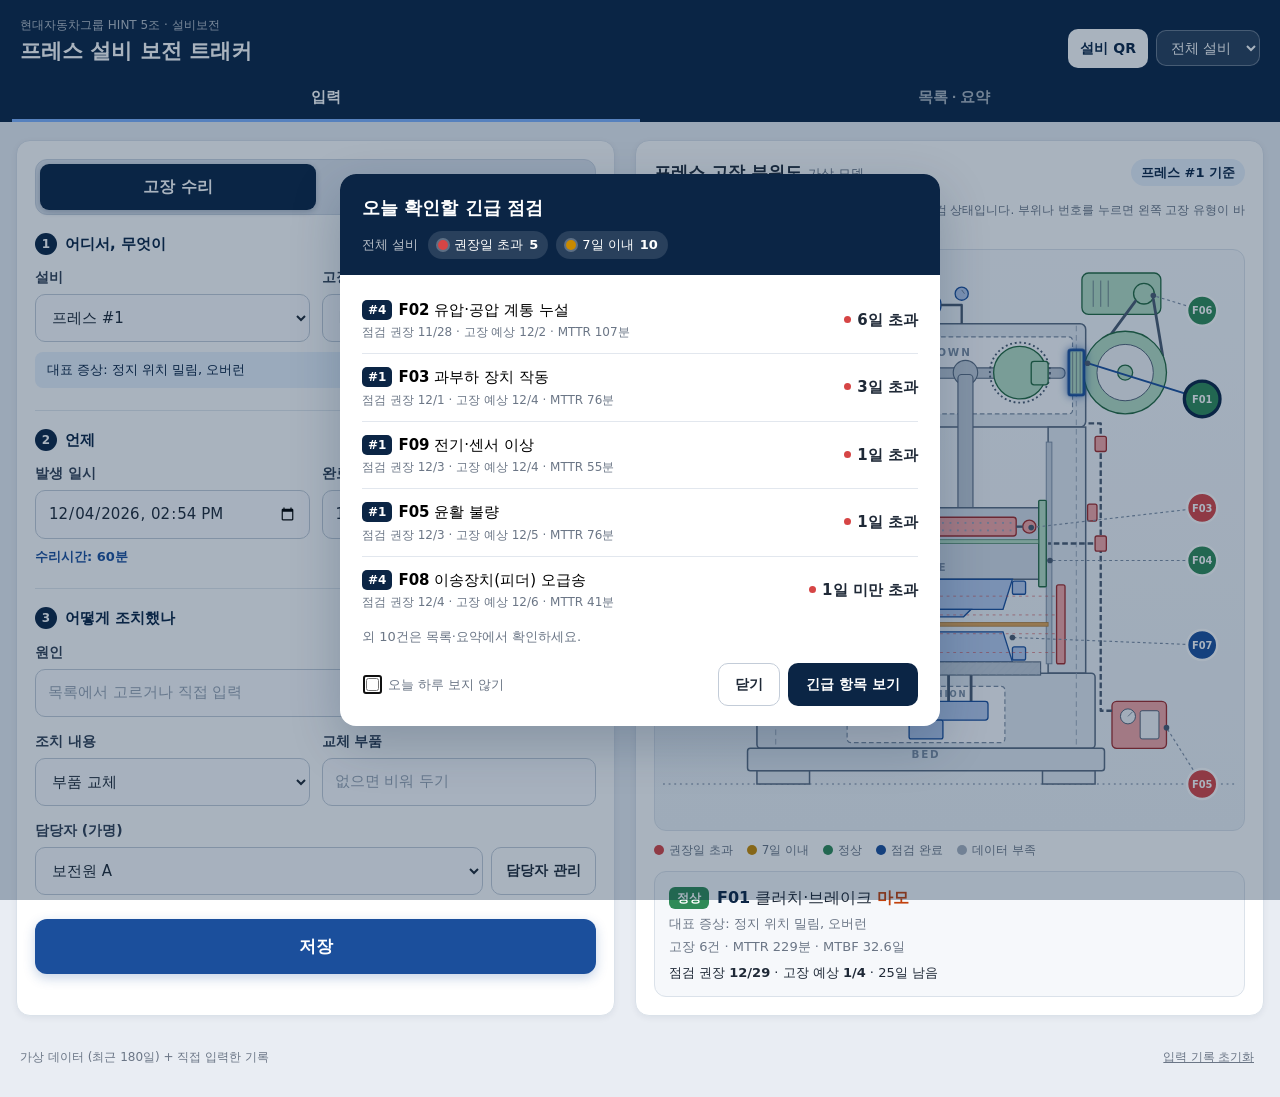
<file: press-tracker/index.html>
<!DOCTYPE html>
<html lang="ko">
<head>
  <meta charset="UTF-8" />
  <meta name="viewport" content="width=device-width, initial-scale=1" />
  <title>현대자동차그룹 HINT 5조 · 프레스 설비 보전 트래커</title>
  <link rel="stylesheet" href="style.css?v=12" />
  <script type="importmap">
    {
      "imports": {
        "three": "https://cdn.jsdelivr.net/npm/three@0.160.0/build/three.module.js",
        "three/addons/": "https://cdn.jsdelivr.net/npm/three@0.160.0/examples/jsm/"
      }
    }
  </script>
</head>
<body>
  <header class="top">
    <div class="top-inner">
      <div>
        <p class="eyebrow">현대자동차그룹 HINT 5조 · 설비보전</p>
        <h1>프레스 설비 보전 트래커</h1>
      </div>
      <div class="top-actions">
        <button type="button" id="qrBtn" class="qr-btn" aria-haspopup="dialog">설비 QR</button>
        <select id="eqFilter" aria-label="설비 선택"></select>
      </div>
    </div>
    <nav class="tabs" role="tablist">
      <button role="tab" data-tab="input" class="active">입력</button>
      <button role="tab" data-tab="board">목록 · 요약</button>
    </nav>
  </header>

  <main>
    <!-- 화면 1. 입력 폼 -->
    <section id="tab-input" class="tab-panel active">
      <div class="input-split">
      <form id="recForm" class="card form" novalidate>
        <div class="seg" role="radiogroup" aria-label="구분">
          <label><input type="radio" name="kind" value="repair" checked /><span>고장 수리</span></label>
          <label><input type="radio" name="kind" value="inspect" /><span>예방 점검</span></label>
        </div>

        <h3 class="form-sec"><span>1</span>어디서, 무엇이</h3>
        <div class="row">
          <label>설비
            <select name="eq"></select>
          </label>
          <label><span data-k="typeLabel">고장 유형</span>
            <select name="type"></select>
          </label>
        </div>
        <p id="typeHint" class="hint"></p>

        <h3 class="form-sec"><span>2</span>언제</h3>
        <div class="row">
          <label><span data-k="startLabel">발생 일시</span>
            <input type="datetime-local" name="start" required />
          </label>
          <label>완료 일시
            <input type="datetime-local" name="end" required />
          </label>
        </div>
        <p id="durationHint" class="hint">수리시간이 자동으로 계산됩니다.</p>

        <h3 class="form-sec"><span>3</span>어떻게 조치했나</h3>
        <label data-only="repair">원인
          <input type="text" name="cause" list="causeList" placeholder="목록에서 고르거나 직접 입력" />
          <datalist id="causeList"></datalist>
        </label>
        <div class="row">
          <label>조치 내용
            <select name="action"></select>
          </label>
          <label>교체 부품
            <input type="text" name="parts" list="partList" placeholder="없으면 비워 두기" />
            <datalist id="partList"></datalist>
          </label>
        </div>
        <div class="worker-field">
          <label for="workerSel">담당자 (가명)</label>
          <div class="worker-row">
            <select name="worker" id="workerSel"></select>
            <button type="button" id="workerToggle" class="ghost" aria-expanded="false">담당자 관리</button>
          </div>
          <div id="workerPanel" class="worker-panel" hidden>
            <div class="worker-add">
              <input type="text" id="workerInput" maxlength="12" placeholder="예: 보전원 E" aria-label="추가할 담당자 이름" />
              <button type="button" id="workerAdd" class="ghost strong">추가</button>
            </div>
            <p class="hint">실습 데이터는 모두 가상이라 실명 대신 가명으로 등록합니다. 기본 담당자(보전원 A~D)는 지울 수 없습니다.</p>
            <ul id="workerChips" class="worker-chips"></ul>
          </div>
        </div>
        <button type="submit" class="primary">저장</button>
      </form>

      <aside class="card diagram" aria-labelledby="diagramTitle">
        <div class="card-head">
          <h2 id="diagramTitle">프레스 고장 부위도 <span class="muted">가상 모델</span></h2>
          <span id="diagramEq" class="diagram-eq"></span>
        </div>
        <div class="view-bar">
          <div class="view-toggle" role="tablist" aria-label="보기 방식">
            <button type="button" role="tab" data-view="plan" class="on" aria-selected="true">도면</button>
            <button type="button" role="tab" data-view="3d" aria-selected="false">3D</button>
          </div>
          <p id="viewTip" class="pane-tip">부위 색은 선택한 설비의 점검 상태입니다. 부위나 번호를 누르면 왼쪽 고장 유형이 바뀝니다.</p>
        </div>
        <div class="viewer">
          <div id="pressSvg" class="press-svg"></div>
          <div id="press3d" class="press-3d" hidden>
            <div class="p3d-msg" id="p3dMsg">3D 모델을 불러오는 중…</div>
            <div class="p3d-ctrl">
              <button type="button" id="p3dRun" class="p3d-btn">작동 정지</button>
              <button type="button" id="p3dReset" class="p3d-btn">시점 초기화</button>
            </div>
          </div>
        </div>
        <div class="legend mini">
          <span><i class="dot over"></i>권장일 초과</span>
          <span><i class="dot soon"></i>7일 이내</span>
          <span><i class="dot ok"></i>정상</span>
          <span><i class="dot done"></i>점검 완료</span>
          <span><i class="dot none"></i>데이터 부족</span>
        </div>
        <div id="partInfo" class="part-info"></div>
      </aside>
      </div>
    </section>

    <!-- 화면 2. 목록 · 요약 -->
    <section id="tab-board" class="tab-panel">
      <div class="kpis" id="kpis"></div>

      <div class="split">
        <div class="card pane">
          <div class="card-head">
            <h2>설비 · 유형별 현황 <span id="comboCount" class="muted"></span></h2>
            <select id="typeFilter" aria-label="고장 유형 필터"></select>
          </div>
          <div id="statusFilter" class="status-filter" role="group" aria-label="상태 필터"></div>
          <p class="pane-tip">상태를 눌러 걸러 보고, 항목을 누르면 오른쪽 이력이 그 설비·유형으로 걸러집니다.</p>
          <div id="comboList" class="combos scroll"></div>
        </div>

        <div class="card pane">
          <div class="card-head">
            <h2>이력 목록 <span id="listCount" class="muted"></span></h2>
            <select id="kindFilter" aria-label="구분 필터">
              <option value="all">전체</option>
              <option value="repair">고장 수리</option>
              <option value="inspect">예방 점검</option>
            </select>
          </div>
          <div id="selChip" class="sel-chip" hidden></div>
          <ul id="recordList" class="records scroll"></ul>
        </div>
      </div>

      <details class="card formula">
        <summary>계산 수식 보기</summary>
        <ul>
          <li>수리시간 = 완료 일시 − 발생 일시</li>
          <li><b>MTTR</b> = 수리시간 합 ÷ 고장 건수</li>
          <li><b>MTBF</b> = (마지막 고장일 − 첫 고장일) ÷ (고장 건수 − 1)</li>
          <li>다음 고장 예상일 = 마지막 고장일 + MTBF</li>
          <li>점검 권장일 = 마지막 고장일 + 0.8 × MTBF (안전계수 0.8은 팀 가정값)</li>
          <li>점검 이행률 = 권장일 이전에 완료한 점검 건 ÷ 점검 권장 건</li>
        </ul>
        <p class="muted">모든 값은 설비 × 고장 유형별로 계산하며, 고장이 2건 미만이면 '데이터 부족'으로 표시합니다. 모든 데이터는 가상입니다.</p>
      </details>
    </section>
  </main>

  <footer class="foot">
    <span>가상 데이터 (최근 180일) + 직접 입력한 기록</span>
    <button id="resetBtn" class="link">입력 기록 초기화</button>
  </footer>

  <dialog id="alertDialog" class="alert-dialog" aria-labelledby="alertTitle">
    <div class="alert-top">
      <h2 id="alertTitle">오늘 확인할 긴급 점검</h2>
      <p id="alertSummary" class="alert-summary"></p>
    </div>
    <ul id="alertList" class="alert-list"></ul>
    <p id="alertMore" class="hint"></p>
    <div class="alert-actions">
      <label class="alert-skip"><input type="checkbox" id="alertSkip" /> 오늘 하루 보지 않기</label>
      <div class="alert-btns">
        <button type="button" id="alertClose" class="ghost">닫기</button>
        <button type="button" id="alertGo" class="primary-sm">긴급 항목 보기</button>
      </div>
    </div>
  </dialog>

  <dialog id="qrDialog" class="qr-dialog" aria-labelledby="qrTitle">
    <div class="qr-head">
      <h2 id="qrTitle">설비 QR</h2>
      <button type="button" id="qrClose" class="ghost" aria-label="닫기">닫기</button>
    </div>
    <p class="hint">휴대폰으로 찍으면 해당 설비가 선택된 화면이 열립니다. 이미지를 내려받아 설비에 붙이거나 발표 자료에 넣으세요.</p>
    <div id="qrGrid" class="qr-grid"></div>
    <a class="qr-print" href="qr.html" target="_blank" rel="noopener">인쇄용 라벨 페이지 열기 ↗</a>
  </dialog>

  <div id="toast" class="toast" role="status"></div>

  <script src="data.js?v=10"></script>
  <script src="press-diagram.js?v=10"></script>
  <script src="app.js?v=11"></script>
</body>
</html>
</file>
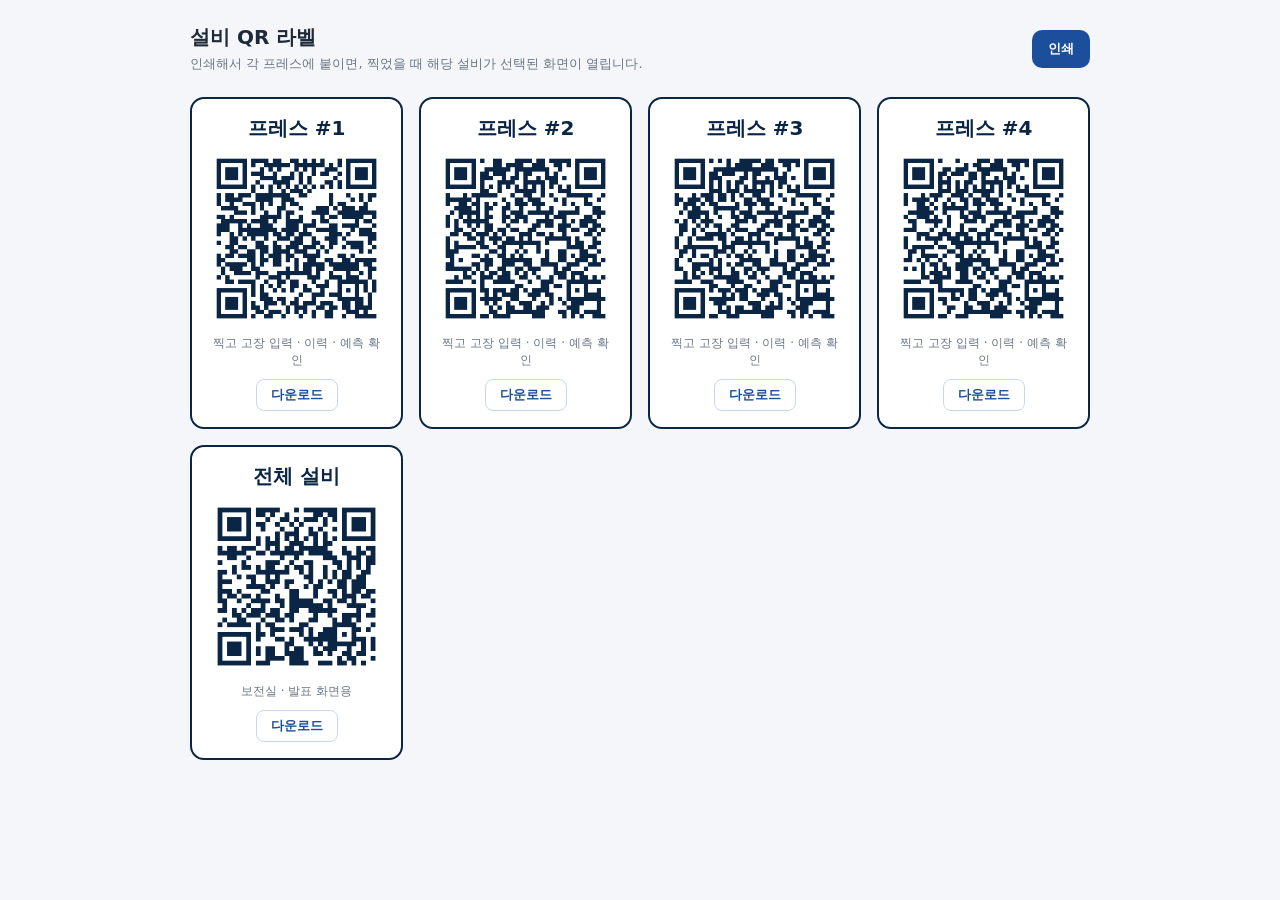
<file: press-tracker/qr.html>
<!DOCTYPE html>
<html lang="ko">
<head>
  <meta charset="UTF-8" />
  <meta name="viewport" content="width=device-width, initial-scale=1" />
  <title>설비 QR 라벨 · 프레스 설비 보전 트래커</title>
  <style>
    body { margin: 0; font-family: "Pretendard", "Malgun Gothic", system-ui, sans-serif; background: #f4f6f9; color: #1f2937; }
    header { max-width: 900px; margin: 0 auto; padding: 24px 20px 8px; display: flex; justify-content: space-between; align-items: center; gap: 12px; }
    h1 { font-size: 20px; margin: 0; }
    p { margin: 4px 0 0; color: #6b7686; font-size: 13px; }
    button { background: #1b4f9c; color: #fff; border: 0; border-radius: 10px; padding: 10px 16px; font-weight: 700; cursor: pointer; }
    .grid { max-width: 900px; margin: 0 auto; padding: 16px 20px 40px; display: grid; grid-template-columns: repeat(auto-fill, minmax(200px, 1fr)); gap: 16px; }
    .label { background: #fff; border: 2px solid #0b2545; border-radius: 14px; padding: 16px; text-align: center; }
    .label img { width: 100%; max-width: 180px; display: block; margin: 8px auto; }
    .label .name { font-size: 20px; font-weight: 800; color: #0b2545; }
    .label .sub { font-size: 12px; color: #6b7686; }
    .dl { display: inline-block; margin-top: 10px; padding: 6px 14px; border: 1px solid #c9d7ee; border-radius: 8px; color: #1b4f9c; font-weight: 700; font-size: 13px; text-decoration: none; }
    @media print {
      .dl { display: none; }
      body { background: #fff; }
      header { display: none; }
      .label { break-inside: avoid; }
    }
  </style>
</head>
<body>
  <header>
    <div>
      <h1>설비 QR 라벨</h1>
      <p>인쇄해서 각 프레스에 붙이면, 찍었을 때 해당 설비가 선택된 화면이 열립니다.</p>
    </div>
    <button onclick="print()">인쇄</button>
  </header>
  <div class="grid">
    <div class="label"><div class="name">프레스 #1</div><img src="qr/P1.png" alt="프레스 #1 QR" /><div class="sub">찍고 고장 입력 · 이력 · 예측 확인</div><a class="dl" href="qr/P1.png" download="프레스_1_QR.png">다운로드</a></div>
    <div class="label"><div class="name">프레스 #2</div><img src="qr/P2.png" alt="프레스 #2 QR" /><div class="sub">찍고 고장 입력 · 이력 · 예측 확인</div><a class="dl" href="qr/P2.png" download="프레스_2_QR.png">다운로드</a></div>
    <div class="label"><div class="name">프레스 #3</div><img src="qr/P3.png" alt="프레스 #3 QR" /><div class="sub">찍고 고장 입력 · 이력 · 예측 확인</div><a class="dl" href="qr/P3.png" download="프레스_3_QR.png">다운로드</a></div>
    <div class="label"><div class="name">프레스 #4</div><img src="qr/P4.png" alt="프레스 #4 QR" /><div class="sub">찍고 고장 입력 · 이력 · 예측 확인</div><a class="dl" href="qr/P4.png" download="프레스_4_QR.png">다운로드</a></div>
    <div class="label"><div class="name">전체 설비</div><img src="qr/all.png" alt="전체 설비 QR" /><div class="sub">보전실 · 발표 화면용</div><a class="dl" href="qr/all.png" download="전체_설비_QR.png">다운로드</a></div>
  </div>
</body>
</html>
</file>
<file: press-tracker/style.css>
:root {
  --navy: #0b2545;
  --blue: #1b4f9c;
  --blue-soft: #e8f0fb;
  --bg: #f4f6f9;
  --card: #ffffff;
  --text: #1f2937;
  --muted: #6b7686;
  --line: #e2e7ee;
  --over: #d64545;
  --over-soft: #fdecec;
  --soon: #c98a00;
  --soon-soft: #fdf5e1;
  --ok: #2f8a57;
  --done: #1b4f9c;
  --none: #a9b2bf;
  --radius: 14px;
}

* { box-sizing: border-box; }
[hidden] { display: none !important; }
body {
  margin: 0;
  font-family: "Pretendard", "Malgun Gothic", "Apple SD Gothic Neo", system-ui, sans-serif;
  background: var(--bg);
  color: var(--text);
  font-size: 15px;
  line-height: 1.5;
}

/* header */
.top { background: var(--navy); color: #fff; position: sticky; top: 0; z-index: 10; }
.top-inner {
  max-width: 960px; margin: 0 auto; padding: 16px 20px 8px;
  display: flex; justify-content: space-between; align-items: flex-end; gap: 12px;
}
.eyebrow { margin: 0; font-size: 12px; opacity: .7; }
h1 { margin: 2px 0 0; font-size: 21px; }
#eqFilter {
  background: rgba(255,255,255,.12); color: #fff; border: 1px solid rgba(255,255,255,.3);
  border-radius: 10px; padding: 8px 10px; font-size: 14px;
}
#eqFilter option { color: var(--text); }
.tabs { max-width: 960px; margin: 0 auto; display: flex; padding: 0 12px; }
.tabs button {
  flex: 1; background: none; border: 0; color: rgba(255,255,255,.65);
  padding: 12px 8px; font-size: 15px; font-weight: 700; cursor: pointer;
  border-bottom: 3px solid transparent;
}
.tabs button.active { color: #fff; border-bottom-color: #7fb2ff; }

main { max-width: 960px; margin: 0 auto; padding: 18px 16px 32px; }
.tab-panel { display: none; }
.tab-panel.active { display: block; }

.card {
  background: var(--card); border-radius: var(--radius); padding: 18px;
  margin-bottom: 16px; box-shadow: 0 1px 3px rgba(15, 30, 60, .06);
}
h2 { margin: 0; font-size: 17px; }
.muted { color: var(--muted); font-weight: 400; font-size: 13px; }
.card-head { display: flex; justify-content: space-between; align-items: center; gap: 10px; margin-bottom: 12px; }
.card-head h2 { white-space: nowrap; }
.card-head select { padding: 8px 10px; border: 1px solid var(--line); border-radius: 10px; font: inherit; min-width: 0; max-width: 50%; }

/* form */
.form label { display: block; font-size: 13px; font-weight: 600; color: var(--muted); margin-bottom: 14px; }
.form input, .form select {
  display: block; width: 100%; margin-top: 6px; padding: 12px;
  border: 1px solid var(--line); border-radius: 10px; font: inherit; color: var(--text); background: #fff;
}
.form input:focus, .form select:focus { outline: 2px solid var(--blue); border-color: transparent; }
.row { display: grid; grid-template-columns: 1fr 1fr; gap: 12px; }
.seg { display: grid; grid-template-columns: 1fr 1fr; background: var(--bg); border-radius: 12px; padding: 4px; margin-bottom: 18px; }
.seg label { margin: 0; }
.seg input { position: absolute; opacity: 0; pointer-events: none; }
.seg span { display: block; text-align: center; padding: 11px; border-radius: 9px; font-size: 15px; font-weight: 700; color: var(--muted); cursor: pointer; }
.seg input:checked + span { background: #fff; color: var(--blue); box-shadow: 0 1px 3px rgba(15,30,60,.12); }
.seg input:focus-visible + span { outline: 2px solid var(--blue); }
.hint { margin: -6px 0 14px; font-size: 13px; color: var(--muted); }
.hint.ok { color: var(--blue); font-weight: 600; }
.hint.err { color: var(--over); font-weight: 600; }
.primary {
  width: 100%; padding: 15px; border: 0; border-radius: 12px; background: var(--blue);
  color: #fff; font-size: 16px; font-weight: 700; cursor: pointer; margin-top: 4px;
}
.primary:active { transform: translateY(1px); }

/* KPI */
.kpis { display: grid; grid-template-columns: 1fr 1fr; gap: 12px; margin-bottom: 16px; }
.kpi { background: var(--card); border-radius: var(--radius); padding: 16px; box-shadow: 0 1px 3px rgba(15,30,60,.06); }
.kpi .label { font-size: 12px; color: var(--muted); font-weight: 700; }
.kpi .value { font-size: 32px; font-weight: 800; color: var(--navy); margin-top: 2px; line-height: 1.2; }
.kpi .value small { font-size: 15px; font-weight: 600; color: var(--muted); margin-left: 2px; }
.kpi .target { font-size: 12px; color: var(--muted); margin-top: 2px; }
.meter { height: 6px; background: var(--bg); border-radius: 99px; overflow: hidden; margin-top: 10px; }
.meter i { display: block; height: 100%; background: var(--blue); border-radius: 99px; }

/* 현황 */
.legend { display: flex; flex-wrap: wrap; gap: 6px 14px; font-size: 12px; color: var(--muted); margin-bottom: 10px; }
.legend span { display: inline-flex; align-items: center; gap: 5px; }
.dot { display: inline-block; width: 10px; height: 10px; border-radius: 50%; flex: none; }
.dot.over { background: var(--over); }
.dot.soon { background: var(--soon); }
.dot.ok { background: var(--ok); }
.dot.done { background: var(--done); }
.dot.none { background: var(--none); }
.combos { display: grid; gap: 8px; }
.combo {
  display: grid; grid-template-columns: auto 1fr auto; gap: 12px; align-items: center;
  padding: 12px 14px; border: 1px solid var(--line); border-radius: 12px;
}
.combo.over { background: var(--over-soft); border-color: #f4c6c6; }
.combo.soon { background: var(--soon-soft); border-color: #f1dfaa; }
.combo.none { opacity: .7; }
.c-title { font-size: 15px; }
.c-title b { color: var(--navy); }
.c-meta { font-size: 13px; color: var(--muted); }
.c-right { text-align: right; white-space: nowrap; }
.c-right .due { font-size: 13px; font-weight: 600; }
.c-right .state { font-size: 15px; font-weight: 800; }
.c-right .next { font-size: 11px; color: var(--muted); }
.over .state { color: var(--over); }
.soon .state { color: var(--soon); }
.ok .state { color: var(--ok); }
.done .state { color: var(--done); }
.combo.none .due { color: var(--muted); }

/* records */
.records { list-style: none; margin: 0; padding: 0; }
.records li { display: flex; gap: 12px; padding: 12px 0; border-bottom: 1px solid var(--line); align-items: flex-start; }
.records li:last-child { border-bottom: 0; }
.rec-main { flex: 1; min-width: 0; }
.rec-title { font-weight: 700; }
.rec-sub { font-size: 13px; color: var(--muted); }
.rec-side { text-align: right; }
.rec-dur { font-weight: 700; color: var(--blue); white-space: nowrap; }
.kind { display: inline-block; font-size: 11px; padding: 1px 7px; border-radius: 6px; margin-right: 6px; vertical-align: 1px; font-weight: 700; }
.kind.repair { background: var(--over-soft); color: var(--over); }
.kind.inspect { background: var(--blue-soft); color: var(--blue); }
.tag { display: inline-block; font-size: 11px; padding: 1px 7px; border-radius: 999px; background: #eef1f5; color: var(--muted); margin-left: 6px; font-weight: 600; vertical-align: 1px; }
.del { background: none; border: 0; color: var(--muted); cursor: pointer; font-size: 13px; padding: 0; }
.more-row { border: 0 !important; }
.more { width: 100%; background: none; border: 1px solid var(--line); border-radius: 10px; padding: 10px; margin-top: 4px; cursor: pointer; color: var(--muted); font: inherit; }

.formula summary { cursor: pointer; font-weight: 700; }
.formula ul { padding-left: 18px; margin: 12px 0 8px; }
.formula li { margin-bottom: 4px; }

.foot { max-width: 960px; margin: 0 auto; padding: 0 20px 30px; display: flex; justify-content: space-between; font-size: 12px; color: var(--muted); }
.link { background: none; border: 0; color: var(--muted); text-decoration: underline; cursor: pointer; font-size: 12px; }

.toast {
  position: fixed; left: 50%; bottom: 24px; transform: translate(-50%, 20px);
  background: var(--navy); color: #fff; padding: 12px 18px; border-radius: 12px;
  opacity: 0; transition: .25s; pointer-events: none; font-weight: 600; font-size: 14px;
}
.toast.show { opacity: 1; transform: translate(-50%, 0); }

@media (max-width: 640px) {
  .row { grid-template-columns: 1fr; gap: 0; }
  .kpi .value { font-size: 26px; }
  .combo { grid-template-columns: auto 1fr; }
  .c-right { grid-column: 2; text-align: left; display: flex; flex-wrap: wrap; gap: 0 8px; align-items: baseline; }
  h1 { font-size: 18px; }
}

/* ---------- 목록·요약: 현황 + 이력 나란히 ---------- */
.top-inner, .tabs, main, .foot { max-width: 1200px; }
#tab-input .card { max-width: 680px; margin-left: auto; margin-right: auto; }
.kpis { max-width: none; }

.split { display: grid; grid-template-columns: minmax(0, 1fr) minmax(0, 1fr); gap: 16px; }
.pane { display: flex; flex-direction: column; height: calc(100vh - 300px); min-height: 480px; }
.scroll { flex: 1; min-height: 0; overflow-y: auto; margin-right: -8px; padding-right: 8px; }
.pane-tip { margin: 0 0 8px; font-size: 12px; color: var(--muted); }

.combos.scroll { display: flex; flex-direction: column; gap: 6px; }
.combo {
  width: 100%; font: inherit; color: inherit; text-align: left; background: #fff; cursor: pointer;
  padding: 10px 12px; gap: 10px;
}
.combo:hover { border-color: #b8c6db; }
.combo.selected { outline: 2px solid var(--blue); outline-offset: -1px; box-shadow: 0 2px 8px rgba(27,79,156,.18); }
.combo .c-title { font-size: 14px; }
.combo .c-meta { font-size: 12px; }
.combo .c-right .state { font-size: 14px; }
.combo .c-right .due { font-size: 11px; font-weight: 400; color: var(--muted); }
.eqno {
  display: inline-block; min-width: 26px; text-align: center; font-size: 11px; font-weight: 800;
  background: var(--navy); color: #fff; border-radius: 5px; padding: 0 5px; margin-right: 6px; vertical-align: 1px;
}

.sel-chip {
  display: flex; justify-content: space-between; align-items: center; gap: 8px;
  background: var(--blue-soft); color: var(--navy); border-radius: 10px; padding: 8px 12px; margin-bottom: 8px; font-size: 14px;
}
.sel-chip button { background: none; border: 0; color: var(--blue); font: inherit; font-size: 13px; font-weight: 700; cursor: pointer; white-space: nowrap; }

.records .rec { display: grid; grid-template-columns: 44px minmax(0, 1fr) auto; gap: 10px; padding: 10px 0; align-items: start; }
.r-date { font-weight: 800; font-size: 14px; color: var(--navy); text-align: center; line-height: 1.2; }
.r-date small { display: block; font-size: 11px; font-weight: 500; color: var(--muted); margin-top: 2px; }
.rec .rec-title { font-size: 14px; font-weight: 500; }
.rec .rec-title b { color: var(--navy); }
.rec .rec-sub { font-size: 12px; overflow: hidden; text-overflow: ellipsis; white-space: nowrap; }
.rec-dur { font-size: 15px; }
.rec-dur small { font-size: 11px; font-weight: 500; color: var(--muted); margin-left: 1px; }

@media (max-width: 900px) {
  .split { grid-template-columns: minmax(0, 1fr); }
  .pane { height: auto; min-height: 0; }
  #comboList { max-height: 50vh; }
  #recordList { max-height: 70vh; }
  .pane-tip { display: none; }
}

/* ---------- 담당자 관리 ---------- */
.worker-field { margin-bottom: 14px; }
.worker-field > label { display: block; font-size: 13px; font-weight: 600; color: var(--muted); margin: 0 0 6px; }
.worker-row { display: flex; gap: 8px; }
.worker-row select { margin-top: 0 !important; flex: 1; }
.ghost {
  background: #fff; border: 1px solid var(--line); border-radius: 10px; padding: 0 14px;
  font: inherit; font-size: 14px; color: var(--text); cursor: pointer; white-space: nowrap;
}
.ghost.strong { color: var(--blue); font-weight: 700; border-color: #c9d7ee; }
a.ghost { display: inline-flex; align-items: center; justify-content: center; text-decoration: none; }
.worker-panel { margin-top: 10px; padding: 12px; background: var(--bg); border-radius: 12px; }
.worker-add { display: flex; gap: 8px; }
.worker-add input { margin-top: 0 !important; flex: 1; }
.worker-panel .hint { margin: 8px 0; }
.worker-chips { list-style: none; margin: 0; padding: 0; display: flex; flex-wrap: wrap; gap: 6px; }
.worker-chips li { display: inline-flex; align-items: center; gap: 4px; background: #fff; border: 1px solid var(--line); border-radius: 999px; padding: 3px 6px 3px 10px; font-size: 13px; }
.worker-chips li.fixed { padding-right: 10px; color: var(--muted); }
.worker-chips button { background: none; border: 0; color: var(--muted); cursor: pointer; font-size: 12px; padding: 2px 4px; }

/* ---------- 설비 QR ---------- */
.top-actions { display: flex; gap: 8px; align-items: center; }
.qr-btn {
  background: #fff; color: var(--navy); border: 0; border-radius: 10px; padding: 9px 12px;
  font: inherit; font-size: 14px; font-weight: 700; cursor: pointer; white-space: nowrap;
}
.qr-dialog { border: 0; border-radius: 16px; padding: 20px; width: min(720px, calc(100vw - 32px)); max-height: calc(100vh - 48px); box-shadow: 0 20px 60px rgba(11,37,69,.3); }
.qr-dialog::backdrop { background: rgba(11, 37, 69, .45); }
.qr-head { display: flex; justify-content: space-between; align-items: center; margin-bottom: 4px; }
.qr-head .ghost { padding: 7px 12px; }
.qr-dialog .hint { margin: 0 0 14px; }
.qr-grid { display: grid; grid-template-columns: repeat(auto-fill, minmax(150px, 1fr)); gap: 12px; }
.qr-item { margin: 0; border: 1px solid var(--line); border-radius: 12px; padding: 12px; text-align: center; }
.qr-item img { width: 100%; max-width: 140px; display: block; margin: 0 auto; }
.qr-item figcaption { font-weight: 800; color: var(--navy); margin: 6px 0 8px; }
.qr-item .ghost { width: 100%; padding: 8px; }
.qr-print { display: inline-block; margin-top: 14px; font-size: 14px; color: var(--blue); font-weight: 700; }

@media (max-width: 640px) {
  .top-inner { flex-wrap: wrap; }
  .qr-btn, #eqFilter { padding: 7px 10px; font-size: 13px; }
  .qr-grid { grid-template-columns: 1fr 1fr; }
}

/* 숨긴 라디오가 화면 밖으로 밀려 가로 스크롤이 생기지 않게 */
.seg label { position: relative; }
.seg input { width: 1px; height: 1px; left: 0; top: 0; }
.toast { max-width: calc(100vw - 32px); text-align: center; }

/* ---------- 상태 필터 ---------- */
.status-filter { display: flex; flex-wrap: wrap; gap: 6px; margin-bottom: 10px; }
.sf {
  display: inline-flex; align-items: center; gap: 6px; background: #fff; border: 1px solid var(--line);
  border-radius: 999px; padding: 6px 12px; font: inherit; font-size: 13px; color: var(--text); cursor: pointer;
}
.sf b { font-weight: 800; color: var(--muted); }
.sf:hover { border-color: #b8c6db; }
.sf.on { background: var(--navy); border-color: var(--navy); color: #fff; }
.sf.on b { color: #fff; }
.sf.over.on { background: var(--over); border-color: var(--over); }
.sf.soon.on { background: var(--soon); border-color: var(--soon); }
.sf.ok.on { background: var(--ok); border-color: var(--ok); }
.sf.done.on { background: var(--done); border-color: var(--done); }
.sf.none.on { background: #7d8794; border-color: #7d8794; }
.sf.on .dot { box-shadow: 0 0 0 2px #fff; }

/* ---------- 현황·이력 창 크게 ---------- */
.top-inner, .tabs, main, .foot { max-width: 1440px; }
.kpis { grid-template-columns: 1fr 1fr; }
.pane { height: max(640px, calc(100vh - 250px)); padding: 20px; }
.split { gap: 20px; }
.pane h2 { font-size: 18px; }
.combos.scroll { gap: 8px; }
.combo { padding: 14px 16px; gap: 12px; }
.combo .c-title { font-size: 16px; }
.combo .c-meta { font-size: 13px; margin-top: 2px; }
.combo .c-right .state { font-size: 16px; }
.combo .c-right .due { font-size: 12px; }
.eqno { font-size: 12px; min-width: 30px; padding: 1px 6px; }
.records .rec { grid-template-columns: 52px minmax(0, 1fr) auto; gap: 12px; padding: 13px 0; }
.r-date { font-size: 16px; }
.r-date small { font-size: 12px; }
.rec .rec-title { font-size: 16px; }
.rec .rec-sub { font-size: 13px; margin-top: 2px; }
.rec-dur { font-size: 17px; }
.kind { font-size: 12px; padding: 1px 8px; }
.sel-chip { font-size: 15px; padding: 10px 14px; }

@media (max-width: 900px) {
  .pane { height: auto; padding: 18px; }
  #comboList { max-height: 60vh; }
  #recordList { max-height: 75vh; }
}

/* ---------- 시작 알림 팝업 ---------- */
.alert-dialog { border: 0; border-radius: 18px; padding: 0; width: min(600px, calc(100vw - 32px)); max-height: calc(100vh - 48px); box-shadow: 0 24px 70px rgba(11,37,69,.35); overflow: auto; }
.alert-dialog::backdrop { background: rgba(11, 37, 69, .55); }
.alert-top { display: flex; gap: 14px; align-items: center; padding: 20px 22px; background: var(--over-soft); border-bottom: 1px solid #f4c6c6; }
.alert-icon { width: 44px; height: 44px; border-radius: 50%; background: var(--over); color: #fff; font-size: 26px; font-weight: 900; display: grid; place-items: center; flex: none; }
.alert-top h2 { font-size: 19px; color: #7a1f1f; }
.alert-summary { margin: 4px 0 0; font-size: 14px; color: var(--text); }
.t-over { color: var(--over); }
.t-soon { color: var(--soon); }
.alert-list { list-style: none; margin: 0; padding: 12px 22px 0; }
.alert-list li { display: grid; grid-template-columns: auto minmax(0, 1fr) auto; gap: 12px; align-items: center; padding: 12px 0; border-bottom: 1px solid var(--line); font-size: 15px; }
.alert-list li:last-child { border-bottom: 0; }
.a-sub { font-size: 12px; color: var(--muted); margin-top: 2px; }
.a-state { font-weight: 800; white-space: nowrap; }
.alert-list .over .a-state { color: var(--over); }
.alert-list .soon .a-state { color: var(--soon); }
.alert-dialog > .hint { margin: 4px 22px 0; }
.alert-actions { display: flex; justify-content: space-between; align-items: center; gap: 12px; padding: 16px 22px 20px; flex-wrap: wrap; }
.alert-skip { font-size: 13px; color: var(--muted); display: inline-flex; gap: 6px; align-items: center; cursor: pointer; }
.alert-btns { display: flex; gap: 8px; }
.alert-btns .ghost { padding: 10px 16px; }
.primary-sm { background: var(--over); color: #fff; border: 0; border-radius: 10px; padding: 10px 18px; font: inherit; font-size: 14px; font-weight: 700; cursor: pointer; }
@media (max-width: 640px) {
  .alert-btns { width: 100%; }
  .alert-btns button { flex: 1; }
}

/* ---------- 가독성: 입력창과 배경 구분 ---------- */
:root { --bg: #e9edf3; --field: #fbfcfe; --field-line: #c3ccd8; --label: #334155; }
.card { border: 1px solid #dbe2ea; box-shadow: 0 2px 6px rgba(15, 30, 60, .06); }
.kpi { border: 1px solid #dbe2ea; }

.form-sec {
  display: flex; align-items: center; gap: 8px; margin: 22px 0 12px; padding-top: 18px;
  border-top: 1px solid var(--line); font-size: 15px; color: var(--navy);
}
.form-sec span {
  width: 22px; height: 22px; border-radius: 50%; background: var(--navy); color: #fff;
  font-size: 12px; display: grid; place-items: center;
}
.seg + .form-sec { border-top: 0; padding-top: 0; margin-top: 4px; }

.form label, .worker-field > label { font-size: 14px; font-weight: 700; color: var(--label); }
.form input, .form select {
  background: var(--field); border: 1.5px solid var(--field-line); border-radius: 10px;
  min-height: 48px; padding: 11px 12px; font-size: 15px; font-weight: 500;
  transition: border-color .15s, box-shadow .15s;
}
.form input::placeholder { color: #98a3b3; font-weight: 400; }
.form input:hover, .form select:hover { border-color: #93a2b6; }
.form input:focus, .form select:focus {
  outline: none; border-color: var(--blue); background: #fff;
  box-shadow: 0 0 0 3px rgba(27, 79, 156, .18);
}
.ghost { border: 1.5px solid var(--field-line); min-height: 48px; font-weight: 600; }
.ghost.strong { border-color: #9fb6da; }
.hint { font-size: 13px; }
#typeHint { background: var(--blue-soft); color: var(--navy); border-radius: 8px; padding: 8px 12px; margin: -4px 0 14px; }

.seg { background: #dfe5ee; border: 1px solid #ccd5e1; }
.seg span { font-size: 16px; }
.seg input:checked + span { background: var(--navy); color: #fff; box-shadow: 0 2px 6px rgba(11,37,69,.25); }

.worker-panel { background: #f1f4f8; border: 1px solid #dbe2ea; }
.primary { font-size: 17px; padding: 16px; margin-top: 10px; box-shadow: 0 4px 12px rgba(27, 79, 156, .25); }

.card-head select, #typeFilter, #kindFilter {
  background: var(--field); border: 1.5px solid var(--field-line); min-height: 40px; font-weight: 600;
}
.combo { border-color: #d6dde7; }
.qr-head .ghost, .alert-btns .ghost { min-height: 0; }

/* ---------- 고장 상태어 강조 ---------- */
em.kw { font-style: normal; font-weight: 800; color: #c2410c; background: linear-gradient(transparent 62%, #ffe2c7 62%); padding: 0 1px; }
.combo.over em.kw { background: linear-gradient(transparent 62%, #ffd0c2 62%); }

/* ---------- 입력 + 고장 부위도 ---------- */
.input-split { display: grid; grid-template-columns: minmax(0, 1fr) minmax(0, 1.05fr); gap: 20px; align-items: start; }
#tab-input .input-split .card { max-width: none; margin: 0; }
.diagram { position: sticky; top: 112px; }
.diagram-eq { font-size: 13px; font-weight: 700; color: var(--navy); background: var(--blue-soft); padding: 4px 10px; border-radius: 999px; white-space: nowrap; }
.press-svg { background: linear-gradient(#f7f9fc, #eef2f7); border: 1px solid #dbe2ea; border-radius: 12px; padding: 8px; }
.press-svg svg { display: block; width: 100%; height: auto; }
.legend.mini { margin: 10px 0 0; }

/* 도면 기본 */
.press-svg .ground { stroke: #9aa8ba; stroke-width: 1.5; stroke-dasharray: 2 4; }
.press-svg .frame rect { fill: #e3e9f0; stroke: #5b6b80; stroke-width: 1.6; }
.press-svg .tie { stroke: #9aa8ba; stroke-width: 1; stroke-dasharray: 6 4; }
.press-svg .cutwin { fill: #fbfcfe; stroke: #7d8da3; stroke-width: 1.2; stroke-dasharray: 5 3; }
.press-svg .rail { fill: #c7d1dd; stroke: #7d8da3; }
.press-svg .mech { fill: #c2ccd8; stroke: #5b6b80; stroke-width: 1.2; }
.press-svg .pin { fill: #fff; stroke: #5b6b80; stroke-width: 1.5; }
.press-svg .slide { fill: #d5dde7; stroke: #5b6b80; stroke-width: 1.6; }
.press-svg .blank { fill: #e0a458; stroke: #b07a32; stroke-width: .8; }
.press-svg .blankpart { fill: #e0a458; }
.press-svg .bolster { fill: #c2ccd8; stroke: #5b6b80; stroke-width: 1.2; }
.press-svg .cap { font: 700 11px system-ui, sans-serif; fill: #7d8da3; text-anchor: middle; letter-spacing: 2px; }
.press-svg .cap.small { font-size: 9px; }

/* 고장 부위: 상태 색 */
.press-svg .part { cursor: pointer; outline: none; }
.press-svg .part .pz { fill: #cfd7e2; stroke: #4b5b70; stroke-width: 1.4; transition: fill .2s, stroke .2s; }
.press-svg .part .pz.thin { stroke-width: .6; }
.press-svg .part .detail { stroke: #4b5b70; stroke-width: 1; opacity: .7; }
.press-svg .part .detail-fill { fill: #f4f6f9; stroke: #4b5b70; stroke-width: 1; }
.press-svg .part .teeth { fill: none; stroke: #4b5b70; stroke-width: 2; stroke-dasharray: 2 3; }
.press-svg .part .belt { stroke: #4b5b70; stroke-width: 3; stroke-linecap: round; }
.press-svg .part .rod { stroke: #4b5b70; stroke-width: 3; fill: none; stroke-linecap: round; }
.press-svg .part .pipe { stroke: #4b5b70; stroke-width: 2.5; fill: none; stroke-linejoin: round; }
.press-svg .part .oilline { stroke-dasharray: 6 3; }
.press-svg .part .screen { fill: #0b2545; }
.press-svg .part .estop { fill: #d64545; stroke: #7a1f1f; }
.press-svg .part .beam { stroke: #d64545; stroke-width: 1; stroke-dasharray: 3 4; opacity: .6; }

.press-svg .part.st-over .pz { fill: #f3a6a6; stroke: #a12a2a; }
.press-svg .part.st-soon .pz { fill: #f5d48a; stroke: #8a5d00; }
.press-svg .part.st-ok .pz { fill: #b5dcc3; stroke: #23683f; }
.press-svg .part.st-done .pz { fill: #b6cbee; stroke: #1b4f9c; }
.press-svg .part.st-none .pz { fill: #dfe3e9; stroke: #8792a2; }
.press-svg .part:hover .pz, .press-svg .part:focus-visible .pz { stroke-width: 2.6; filter: brightness(1.05); }
.press-svg .part.sel .pz { stroke: #1b4f9c; stroke-width: 3; }
.press-svg .part.sel { filter: drop-shadow(0 0 5px rgba(27, 79, 156, .75)); }
.press-svg .part.sel .pipe, .press-svg .part.sel .rod, .press-svg .part.sel .belt { stroke: #1b4f9c; }

/* 번호 마커 */
.press-svg .marker { cursor: pointer; outline: none; }
.press-svg .marker .leader { stroke: #7d8da3; stroke-width: 1.2; stroke-dasharray: 3 3; }
.press-svg .marker .tip { fill: #4b5b70; }
.press-svg .marker .badge { stroke: #fff; stroke-width: 2.5; }
.press-svg .marker text { font: 800 10.5px system-ui, sans-serif; fill: #fff; pointer-events: none; }
.press-svg .m-over .badge { fill: var(--over); }
.press-svg .m-soon .badge { fill: var(--soon); }
.press-svg .m-ok .badge { fill: var(--ok); }
.press-svg .m-done .badge { fill: var(--done); }
.press-svg .m-none .badge { fill: #8792a2; }
.press-svg .marker.sel .badge { stroke: #0b2545; stroke-width: 3.5; }
.press-svg .marker.sel .leader { stroke: #1b4f9c; stroke-width: 2; stroke-dasharray: none; }
.press-svg .marker:hover .badge, .press-svg .marker:focus-visible .badge { stroke: #0b2545; }

/* 선택 부위 상세 */
.part-info { margin-top: 12px; padding: 14px; border-radius: 12px; background: #f6f8fb; border: 1px solid #dbe2ea; }
.pi-head { font-size: 16px; display: flex; align-items: center; gap: 8px; flex-wrap: wrap; }
.pi-head b { color: var(--navy); }
.pi-sub { font-size: 13px; color: var(--muted); margin-top: 4px; }
.pi-due { font-size: 13px; margin-top: 6px; color: var(--text); }
.pi-badge { font-size: 12px; font-weight: 800; color: #fff; border-radius: 6px; padding: 2px 8px; }
.pi-badge.over { background: var(--over); }
.pi-badge.soon { background: var(--soon); }
.pi-badge.ok { background: var(--ok); }
.pi-badge.done { background: var(--done); }
.pi-badge.none { background: #8792a2; }

@media (max-width: 1000px) {
  .input-split { grid-template-columns: minmax(0, 1fr); }
  .diagram { position: static; order: -1; }
}
.row { grid-template-columns: minmax(0, 1fr) minmax(0, 1fr); }
.form input, .form select { min-width: 0; }
@media (max-width: 640px) { .row { grid-template-columns: minmax(0, 1fr); } }

/* ---------- 시작 알림: 심플 ---------- */
.alert-dialog { border-radius: 16px; box-shadow: 0 18px 50px rgba(11,37,69,.22); }
.alert-dialog::backdrop { background: rgba(11, 37, 69, .35); }
.alert-top { display: block; background: #fff; border-bottom: 1px solid var(--line); padding: 20px 22px 16px; }
.alert-top h2 { font-size: 18px; color: var(--navy); }
.alert-summary { display: flex; flex-wrap: wrap; align-items: center; gap: 8px; margin-top: 10px; }
.sum-eq { font-size: 13px; color: var(--muted); margin-right: 2px; }
.sum-pill { display: inline-flex; align-items: center; gap: 6px; font-size: 13px; color: var(--text); background: #f3f5f8; border-radius: 999px; padding: 4px 10px; }
.sum-pill b { font-weight: 800; }
.alert-list li { font-size: 15px; }
.alert-list .over .a-state, .alert-list .soon .a-state { color: var(--text); }
.alert-list .over .a-state::before, .alert-list .soon .a-state::before { content: ""; display: inline-block; width: 7px; height: 7px; border-radius: 50%; margin-right: 6px; vertical-align: 2px; }
.alert-list .over .a-state::before { background: var(--over); }
.alert-list .soon .a-state::before { background: var(--soon); }
.alert-list .dot { display: none; }
.alert-list li { grid-template-columns: minmax(0, 1fr) auto; }
.primary-sm { background: var(--navy); }
/* 알림 머리: 남색 */
.alert-top { background: var(--navy); border-bottom: 0; }
.alert-top h2 { color: #fff; }
.sum-eq { color: rgba(255,255,255,.7); }
.sum-pill { background: rgba(255,255,255,.12); color: #fff; }
.sum-pill .dot { box-shadow: 0 0 0 2px rgba(255,255,255,.25); }

/* ---------- 입력창·부위도 높이 맞춤 + 도면/3D 전환 ---------- */
.input-split { align-items: stretch; }
.diagram { position: static; display: flex; flex-direction: column; }
.view-bar { display: flex; align-items: center; gap: 12px; margin-bottom: 10px; }
.view-bar .pane-tip { margin: 0; }
.view-toggle { display: inline-flex; background: #dfe5ee; border: 1px solid #ccd5e1; border-radius: 10px; padding: 3px; flex: none; }
.view-toggle button { border: 0; background: none; font: inherit; font-size: 14px; font-weight: 700; color: var(--muted); padding: 6px 16px; border-radius: 7px; cursor: pointer; }
.view-toggle button.on { background: var(--navy); color: #fff; }
.viewer { flex: 1; min-height: 460px; display: flex; flex-direction: column; }
.viewer > .press-svg { flex: 1; display: flex; align-items: center; justify-content: center; }
.viewer > .press-svg svg { max-height: 100%; }
.press-3d { position: relative; flex: 1; min-height: 460px; border-radius: 12px; overflow: hidden; border: 1px solid #dbe2ea; background: radial-gradient(ellipse at 50% 35%, #ffffff 0%, #e9eef4 70%, #dfe5ec 100%); touch-action: none; }
.press-3d > canvas { display: block; cursor: grab; }
.press-3d > canvas:active { cursor: grabbing; }
.p3d-labels { position: absolute; inset: 0; pointer-events: none; }
.p3d-tag {
  pointer-events: auto; cursor: pointer; border: 2px solid #fff; border-radius: 999px; padding: 2px 8px;
  font: 800 11px system-ui, sans-serif; color: #fff; background: #8792a2; box-shadow: 0 2px 6px rgba(11,37,69,.3);
}
.p3d-tag.t-over { background: var(--over); }
.p3d-tag.t-soon { background: var(--soon); }
.p3d-tag.t-ok { background: var(--ok); }
.p3d-tag.t-done { background: var(--done); }
.p3d-tag.sel { border-color: var(--navy); transform: scale(1.2); box-shadow: 0 0 0 3px rgba(61,123,255,.45); }
.p3d-msg { position: absolute; inset: 0; display: grid; place-items: center; color: var(--muted); font-size: 14px; text-align: center; padding: 20px; }
.p3d-ctrl { position: absolute; right: 10px; bottom: 10px; display: flex; gap: 6px; z-index: 2; }
.p3d-btn { background: rgba(255,255,255,.9); border: 1px solid #ccd5e1; border-radius: 8px; padding: 6px 10px; font: inherit; font-size: 12px; font-weight: 700; color: var(--navy); cursor: pointer; }
@media (max-width: 1000px) {
  .viewer, .press-3d { min-height: 380px; }
  .view-bar { flex-wrap: wrap; }
}
/* 상태어: 형광펜 하이라이트 없이 글자색·굵기만 */
em.kw, .combo.over em.kw { background: none; padding: 0; }

/* ---------- 현황 항목: 테두리 없이, 마우스 올리면 반응 ---------- */
.combo, .combo.over, .combo.soon { border: 0; background: #f6f8fb; transition: background-color .15s, box-shadow .15s, transform .15s; }
.combo.over { background: #fdf1f1; }
.combo.soon { background: #fdf7e8; }
.combo:hover { background: #e9eff7; box-shadow: 0 4px 12px rgba(11, 37, 69, .12); transform: translateY(-1px); }
.combo.over:hover { background: #fbe2e2; }
.combo.soon:hover { background: #faedcc; }
.combo:active { transform: translateY(0); box-shadow: 0 1px 4px rgba(11, 37, 69, .12); }
.combo:focus-visible { outline: 2px solid var(--blue); outline-offset: 1px; }
.combo.selected { outline: 2px solid var(--blue); outline-offset: -2px; background: #e6eefb; box-shadow: 0 4px 12px rgba(27, 79, 156, .18); }

/* 이력 줄도 마우스 올리면 살짝 강조 */
.records .rec { border-radius: 8px; transition: background-color .15s; padding-left: 6px; padding-right: 6px; }
.records .rec:hover { background: #f1f4f8; }
</file>
